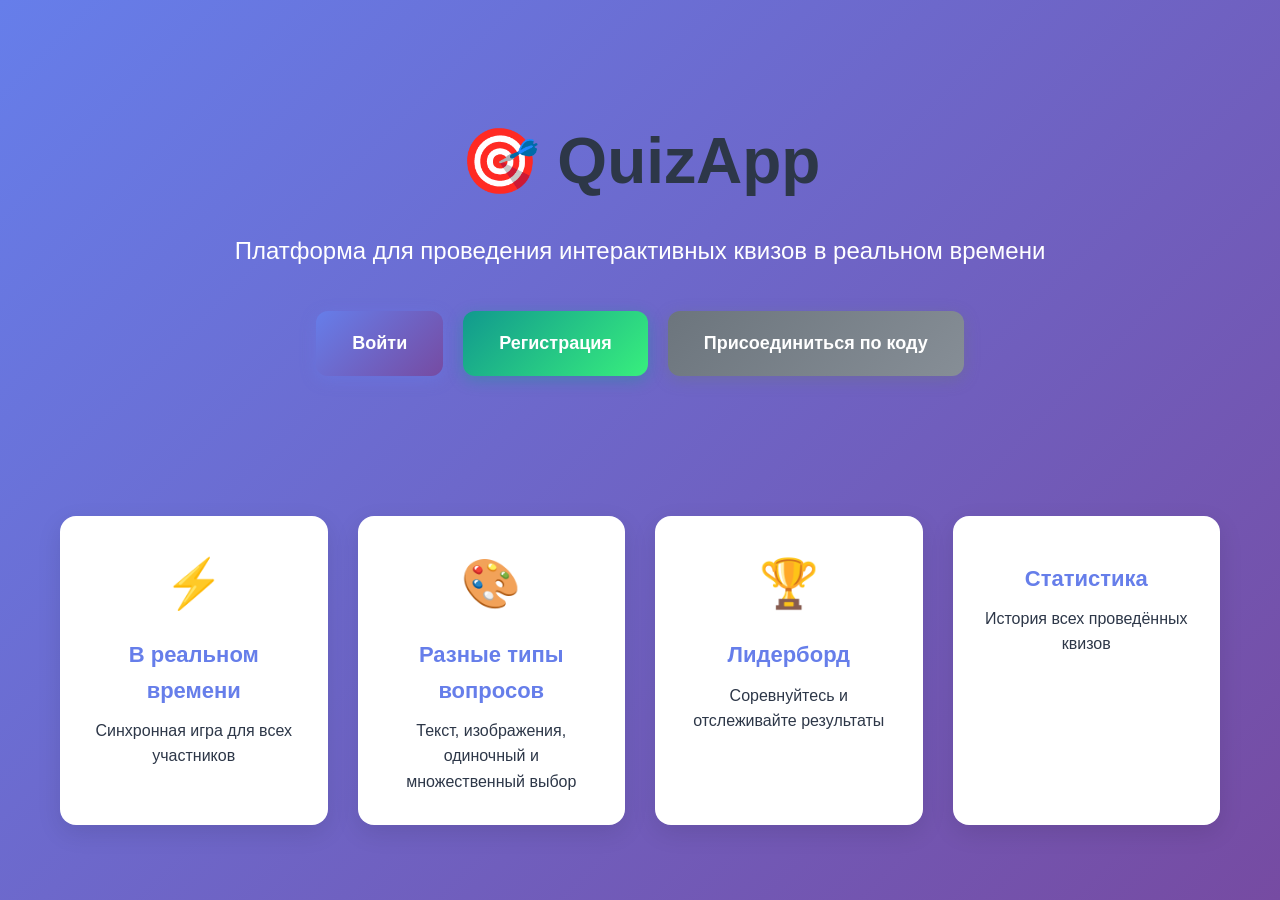
<file: index.html>
<!DOCTYPE html>
<html lang="ru">
<head>
  <meta charset="UTF-8">
  <meta name="viewport" content="width=device-width, initial-scale=1.0">
  <title>QuizApp — Квизы в реальном времени</title>
  <link rel="stylesheet" href="/css/style.css">
  <style>
    .hero {
      text-align: center;
      padding: 80px 20px;
    }
    
    .hero h1 {
      font-size: 64px;
      margin-bottom: 20px;
      animation: fadeInDown 1s ease;
    }
    
    .hero p {
      font-size: 24px;
      color: white;
      margin-bottom: 40px;
      animation: fadeInUp 1s ease 0.3s both;
    }
    
    .hero-buttons {
      display: flex;
      gap: 20px;
      justify-content: center;
      flex-wrap: wrap;
      animation: fadeInUp 1s ease 0.6s both;
    }
    
    .hero-buttons .btn {
      padding: 18px 36px;
      font-size: 18px;
    }
    
    @keyframes fadeInDown {
      from {
        opacity: 0;
        transform: translateY(-30px);
      }
      to {
        opacity: 1;
        transform: translateY(0);
      }
    }
    
    @keyframes fadeInUp {
      from {
        opacity: 0;
        transform: translateY(30px);
      }
      to {
        opacity: 1;
        transform: translateY(0);
      }
    }
    
    .features {
      display: grid;
      grid-template-columns: repeat(auto-fit, minmax(250px, 1fr));
      gap: 30px;
      margin-top: 60px;
    }
    
    .feature-card {
      background: white;
      padding: 30px;
      border-radius: 16px;
      text-align: center;
      box-shadow: 0 8px 25px rgba(0, 0, 0, 0.1);
      transition: all 0.3s ease;
    }
    
    .feature-card:hover {
      transform: translateY(-10px);
      box-shadow: 0 15px 40px rgba(0, 0, 0, 0.2);
    }
    
    .feature-icon {
      font-size: 48px;
      margin-bottom: 15px;
    }
    
    .feature-card h3 {
      margin-bottom: 10px;
      color: #667eea;
    }
  </style>
</head>
<body>
  <div class="container">
    <div class="hero">
      <h1>🎯 QuizApp</h1>
      <p>Платформа для проведения интерактивных квизов в реальном времени</p>
      <div class="hero-buttons">
        <a href="/login.html" class="btn">Войти</a>
        <a href="/register.html" class="btn btn-success">Регистрация</a>
        <a href="/join.html" class="btn btn-secondary">Присоединиться по коду</a>
      </div>
    </div>

    <div class="features">
      <div class="feature-card">
        <div class="feature-icon">⚡</div>
        <h3>В реальном времени</h3>
        <p>Синхронная игра для всех участников</p>
      </div>
      <div class="feature-card">
        <div class="feature-icon">🎨</div>
        <h3>Разные типы вопросов</h3>
        <p>Текст, изображения, одиночный и множественный выбор</p>
      </div>
      <div class="feature-card">
        <div class="feature-icon">🏆</div>
        <h3>Лидерборд</h3>
        <p>Соревнуйтесь и отслеживайте результаты</p>
      </div>
      <div class="feature-card">
        <div class="feature-icon"></div>
        <h3>Статистика</h3>
        <p>История всех проведённых квизов</p>
      </div>
    </div>
  </div>
</body>
</html>
</file>
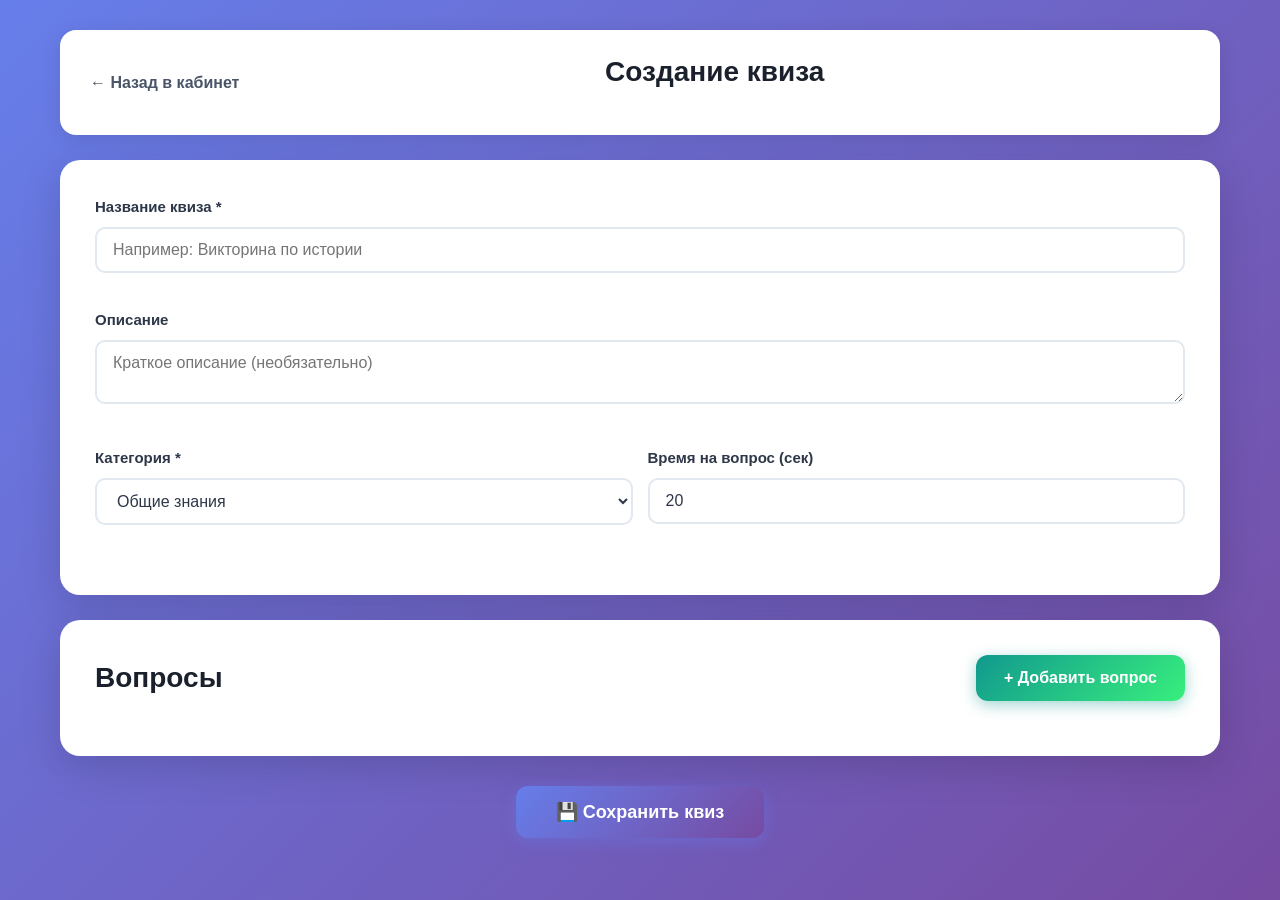
<file: create-quiz.html>
<!DOCTYPE html>
<html lang="ru">
<head>
  <meta charset="UTF-8">
  <meta name="viewport" content="width=device-width, initial-scale=1.0">
  <title>Создание квиза — QuizApp</title>
  <link rel="stylesheet" href="/css/style.css">
</head>
<body>
  <div class="container">
    <div class="nav">
      <a href="/dashboard.html">← Назад в кабинет</a>
      <h2 id="pageTitle">Создание квиза</h2>
      <div></div>
    </div>

    <div class="card">
      <div id="error" class="alert alert-error hidden"></div>
      <form id="quizForm">
        <div class="form-group">
          <label>Название квиза *</label>
          <input type="text" name="title" required placeholder="Например: Викторина по истории">
        </div>
        <div class="form-group">
          <label>Описание</label>
          <textarea name="description" rows="2" placeholder="Краткое описание (необязательно)"></textarea>
        </div>
        <div style="display: flex; gap: 15px;">
          <div class="form-group" style="flex: 1;">
            <label>Категория *</label>
            <select name="category" required>
              <option value="general">Общие знания</option>
              <option value="science">Наука</option>
              <option value="history">История</option>
              <option value="geography">География</option>
              <option value="it">IT и технологии</option>
              <option value="movies">Кино и музыка</option>
              <option value="sports">Спорт</option>
              <option value="other">Другое</option>
            </select>
          </div>
          <div class="form-group" style="flex: 1;">
            <label>Время на вопрос (сек)</label>
            <input type="number" name="timePerQuestion" value="20" min="5" max="120">
          </div>
        </div>
      </form>
    </div>

    <div class="card">
      <div style="display: flex; justify-content: space-between; align-items: center; margin-bottom: 20px;">
        <h2 style="margin: 0;">Вопросы</h2>
        <button type="button" class="btn btn-success" id="addQuestionBtn">+ Добавить вопрос</button>
      </div>
      
      <div id="questionsList"></div>
    </div>

    <div style="text-align: center; margin: 30px 0;">
      <button type="button" class="btn" id="saveBtn" style="padding: 15px 40px; font-size: 18px;">
        💾 Сохранить квиз
      </button>
    </div>
  </div>

  <!-- Подключаем JS-файл в самом конце -->
  <script src="/js/create-quiz.js"></script>
</body>
</html>
</file>
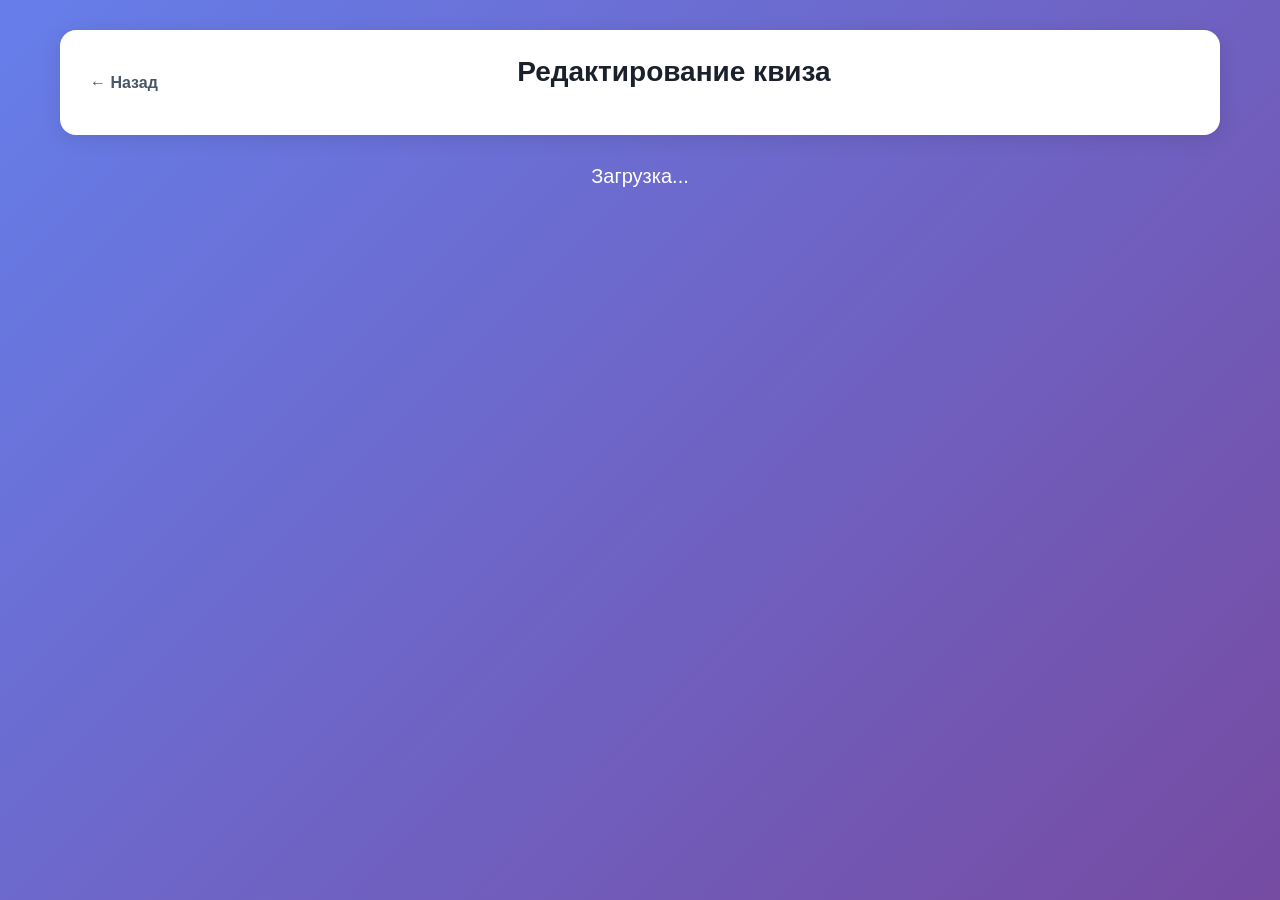
<file: edit-quiz.html>
<!DOCTYPE html>
<html lang="ru">
<head>
  <meta charset="UTF-8">
  <title>Редактирование квиза — QuizApp</title>
  <link rel="stylesheet" href="/css/style.css">
</head>
<body>
  <div class="container">
    <div class="nav">
      <a href="/dashboard.html">← Назад</a>
      <h2>Редактирование квиза</h2>
      <div></div>
    </div>
    <div id="loading" style="text-align: center; color: white; font-size: 20px;">Загрузка...</div>
    <div id="content" class="hidden">
      <div class="card">
        <div id="error" class="alert alert-error hidden"></div>
        <form id="quizForm">
          <div class="form-group">
            <label>Название квиза</label>
            <input type="text" name="title" required>
          </div>
          <div class="form-group">
            <label>Описание</label>
            <textarea name="description" rows="2"></textarea>
          </div>
          <div style="display: flex; gap: 15px;">
            <div class="form-group" style="flex: 1;">
              <label>Категория</label>
              <select name="category" required>
                <option value="general">Общие знания</option>
                <option value="science">Наука</option>
                <option value="history">История</option>
                <option value="geography">География</option>
                <option value="it">IT и технологии</option>
                <option value="movies">Кино и музыка</option>
                <option value="sports">Спорт</option>
                <option value="other">Другое</option>
              </select>
            </div>
            <div class="form-group" style="flex: 1;">
              <label>Время на вопрос (сек)</label>
              <input type="number" name="timePerQuestion" min="5" max="120">
            </div>
          </div>
        </form>
      </div>
      <div class="card">
        <div style="display: flex; justify-content: space-between; align-items: center;">
          <h2>Вопросы</h2>
          <button type="button" class="btn btn-success" id="addQuestionBtn">+ Добавить вопрос</button>
        </div>
        <div id="questionsList"></div>
      </div>
      <div style="text-align: center; margin: 20px 0;">
        <button type="button" class="btn" id="saveBtn" style="padding: 15px 40px; font-size: 18px;">
          💾 Сохранить изменения
        </button>
      </div>
    </div>
  </div>
  <script src="/js/create-quiz.js"></script>
</body>
</html>
</file>
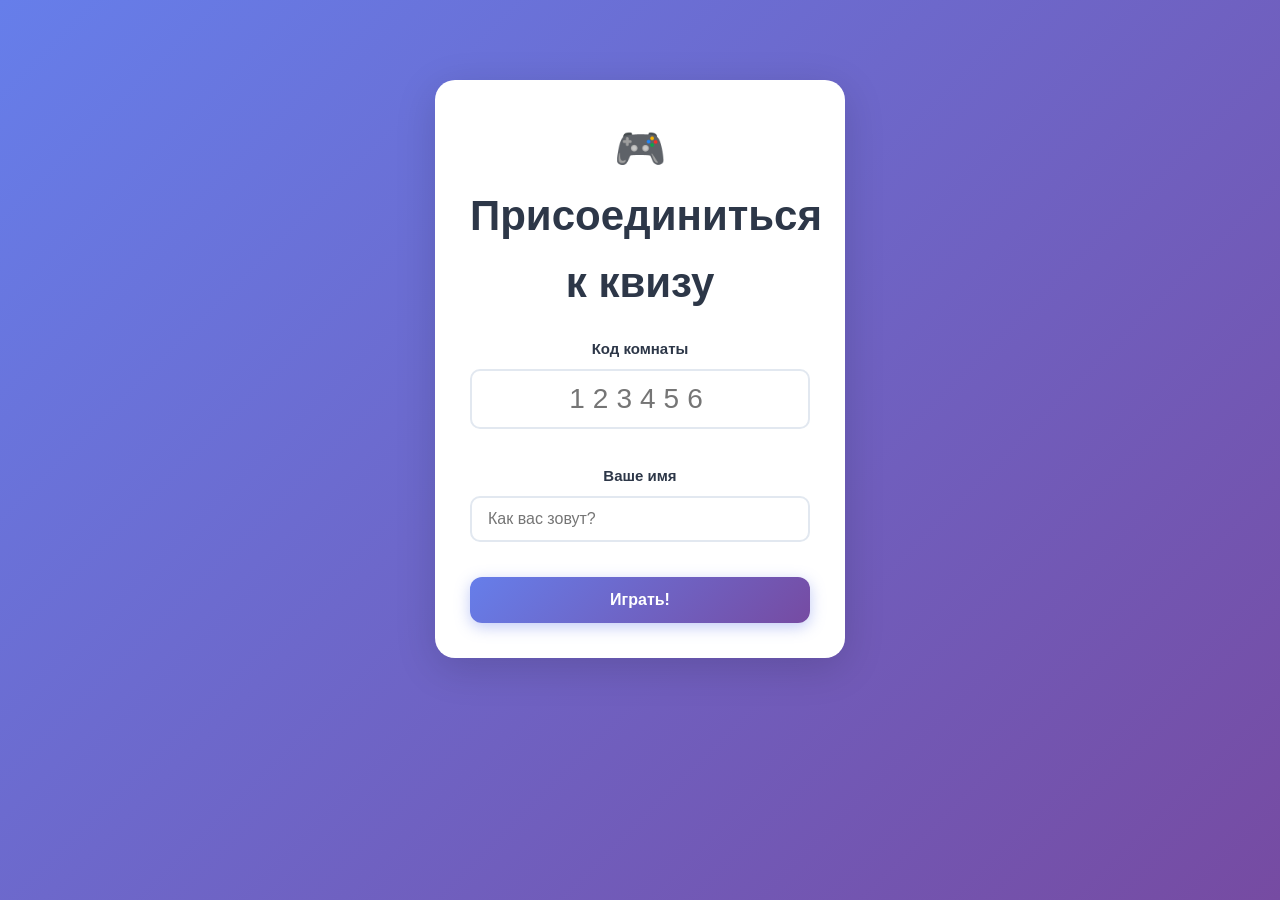
<file: join.html>
<!DOCTYPE html>
<html lang="ru">
<head>
  <meta charset="UTF-8">
  <title>Вход в квиз — QuizApp</title>
  <link rel="stylesheet" href="/css/style.css">
</head>
<body>
  <div class="container" style="max-width: 450px; padding-top: 80px;">
    <div class="card" style="text-align: center;">
      <h1>🎮 Присоединиться к квизу</h1>
      <div id="error" class="alert alert-error hidden"></div>
      <div class="form-group">
        <label>Код комнаты</label>
        <input type="text" id="roomCode" maxlength="6" placeholder="123456"
               style="font-size: 28px; text-align: center; letter-spacing: 8px;">
      </div>
      <div class="form-group">
        <label>Ваше имя</label>
        <input type="text" id="playerName" placeholder="Как вас зовут?">
      </div>
      <button class="btn" style="width: 100%;" onclick="joinByCode()">Играть!</button>
    </div>
  </div>
  <script>
    async function joinByCode() {
      const code = document.getElementById('roomCode').value.trim();
      const name = document.getElementById('playerName').value.trim() || 'Игрок';
      const errBox = document.getElementById('error');

      if (!/^\d{6}$/.test(code)) {
        errBox.textContent = 'Код должен содержать 6 цифр';
        errBox.classList.remove('hidden');
        return;
      }

      try {
        const res = await fetch(`/api/rooms/check/${code}`);
        if (!res.ok) throw new Error('Комната не найдена или已结束');
        const data = await res.json();
        // Сохраняем данные и переходим на экран игрока
        sessionStorage.setItem('joinData', JSON.stringify({
          roomCode: code,
          name,
          quizTitle: data.session.quiz_title
        }));
        window.location.href = '/player.html';
      } catch (e) {
        errBox.textContent = e.message;
        errBox.classList.remove('hidden');
      }
    }
    document.getElementById('roomCode').addEventListener('input', e => {
      e.target.value = e.target.value.replace(/\D/g, '');
    });
  </script>
</body>
</html>
</file>
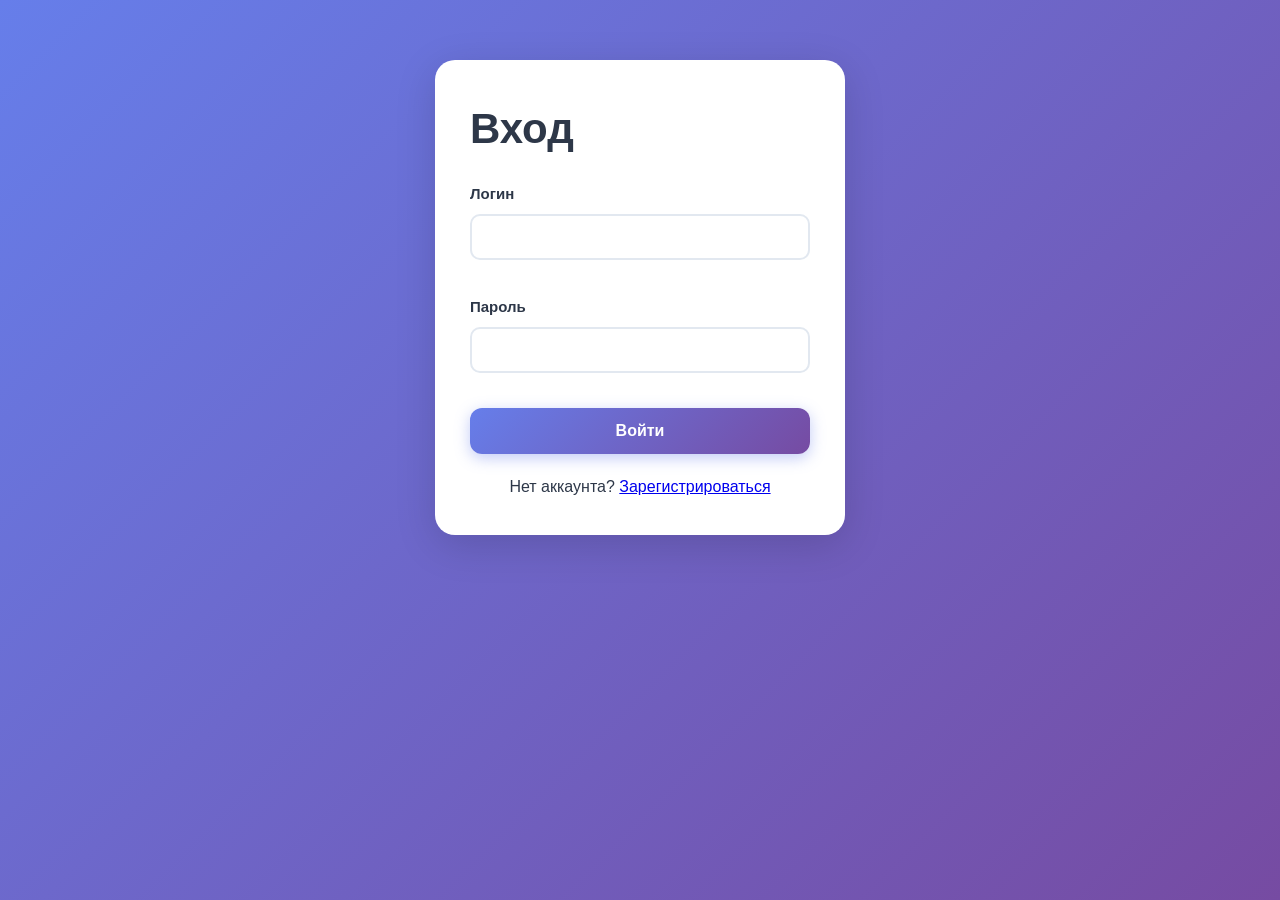
<file: login.html>
<!DOCTYPE html>
<html lang="ru">
<head>
  <meta charset="UTF-8">
  <title>Вход — QuizApp</title>
  <link rel="stylesheet" href="/css/style.css">
</head>
<body>
  <div class="container" style="max-width: 450px; padding-top: 60px;">
    <div class="card">
      <h1>Вход</h1>
      <div id="error" class="alert alert-error hidden"></div>
      <form id="loginForm">
        <div class="form-group">
          <label>Логин</label>
          <input type="text" name="username" required>
        </div>
        <div class="form-group">
          <label>Пароль</label>
          <input type="password" name="password" required>
        </div>
        <button type="submit" class="btn" style="width: 100%;">Войти</button>
      </form>
      <p style="margin-top: 20px; text-align: center;">
        Нет аккаунта? <a href="/register.html">Зарегистрироваться</a>
      </p>
    </div>
  </div>
  <script src="/js/auth.js"></script>
</body>
</html>
</file>
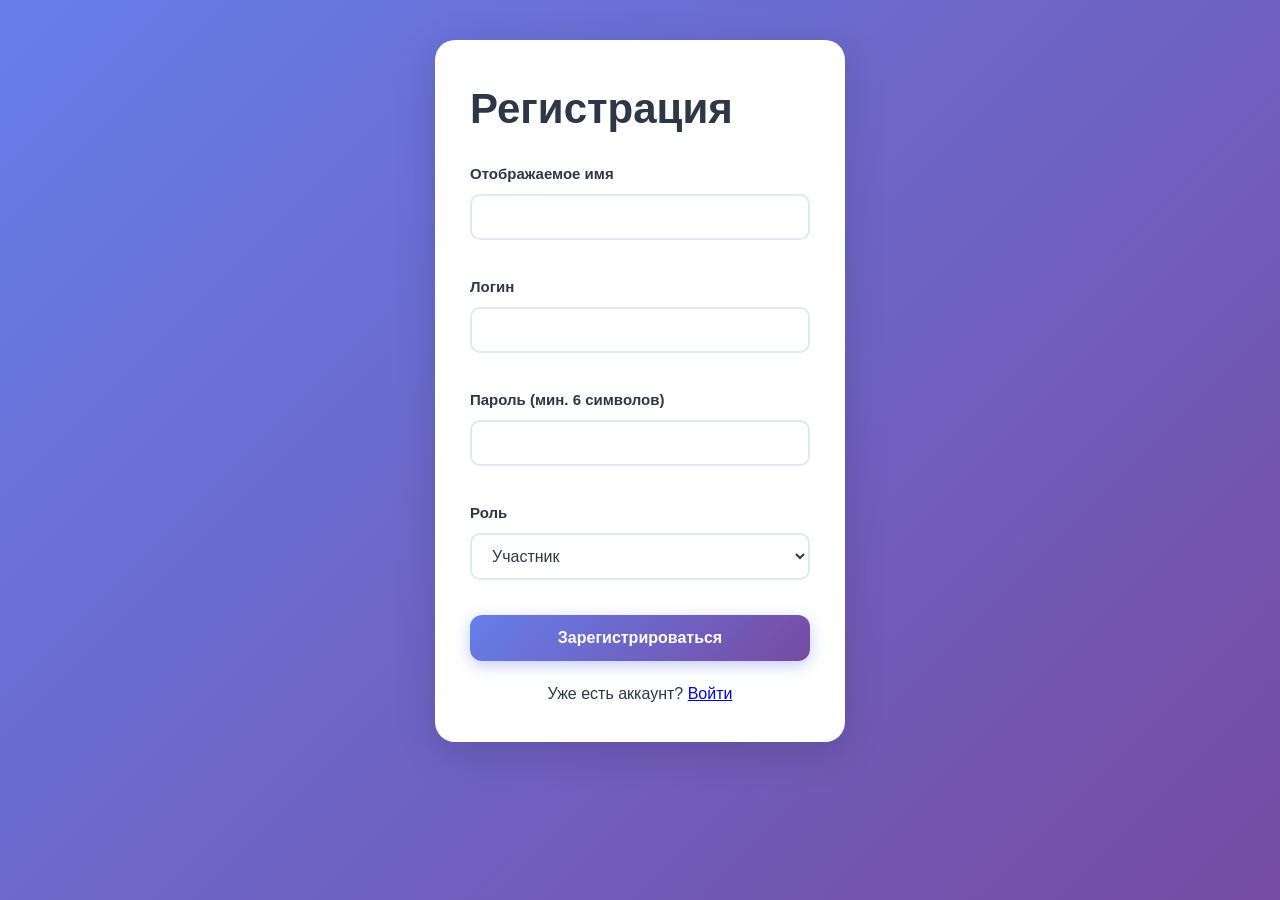
<file: register.html>
<!DOCTYPE html>
<html lang="ru">
<head>
  <meta charset="UTF-8">
  <title>Регистрация — QuizApp</title>
  <link rel="stylesheet" href="/css/style.css">
</head>
<body>
  <div class="container" style="max-width: 450px; padding-top: 40px;">
    <div class="card">
      <h1>Регистрация</h1>
      <div id="error" class="alert alert-error hidden"></div>
      <form id="registerForm">
        <div class="form-group">
          <label>Отображаемое имя</label>
          <input type="text" name="displayName" required>
        </div>
        <div class="form-group">
          <label>Логин</label>
          <input type="text" name="username" required>
        </div>
        <div class="form-group">
          <label>Пароль (мин. 6 символов)</label>
          <input type="password" name="password" required minlength="6">
        </div>
        <div class="form-group">
          <label>Роль</label>
          <select name="role" required>
            <option value="participant">Участник</option>
            <option value="organizer">Организатор</option>
          </select>
        </div>
        <button type="submit" class="btn" style="width: 100%;">Зарегистрироваться</button>
      </form>
      <p style="margin-top: 20px; text-align: center;">
        Уже есть аккаунт? <a href="/login.html">Войти</a>
      </p>
    </div>
  </div>
  <script src="/js/auth.js"></script>
</body>
</html>
</file>
<file: css/style.css>
* {
  box-sizing: border-box;
  margin: 0;
  padding: 0;
}

body {
  font-family: 'Segoe UI', Tahoma, Geneva, Verdana, sans-serif;
  background: linear-gradient(135deg, #667eea 0%, #764ba2 100%);
  min-height: 100vh;
  color: #2d3748;
  line-height: 1.6;
}

.container {
  max-width: 1200px;
  margin: 0 auto;
  padding: 30px 20px;
}

/* Карточки */
.card {
  background: white;
  border-radius: 20px;
  padding: 35px;
  box-shadow: 0 10px 40px rgba(0, 0, 0, 0.15);
  margin-bottom: 25px;
  transition: transform 0.3s ease, box-shadow 0.3s ease;
}

.card:hover {
  transform: translateY(-5px);
  box-shadow: 0 15px 50px rgba(0, 0, 0, 0.2);
}

h1, h2, h3 {
  color: #1a202c;
  margin-bottom: 20px;
  font-weight: 700;
}

h1 {
  font-size: 42px;
  color: #2d3748;
}

h2 {
  font-size: 28px;
}

h3 {
  font-size: 22px;
}

/* Кнопки */
.btn {
  display: inline-block;
  padding: 14px 28px;
  border: none;
  border-radius: 12px;
  font-size: 16px;
  font-weight: 600;
  cursor: pointer;
  transition: all 0.3s ease;
  text-decoration: none;
  color: white;
  background: linear-gradient(135deg, #667eea, #764ba2);
  box-shadow: 0 4px 15px rgba(102, 126, 234, 0.4);
  position: relative;
  overflow: hidden;
}

.btn::before {
  content: '';
  position: absolute;
  top: 50%;
  left: 50%;
  width: 0;
  height: 0;
  border-radius: 50%;
  background: rgba(255, 255, 255, 0.3);
  transform: translate(-50%, -50%);
  transition: width 0.6s, height 0.6s;
}

.btn:hover::before {
  width: 300px;
  height: 300px;
}

.btn:hover {
  transform: translateY(-3px);
  box-shadow: 0 8px 25px rgba(102, 126, 234, 0.6);
}

.btn:active {
  transform: translateY(-1px);
}

.btn:disabled {
  opacity: 0.5;
  cursor: not-allowed;
  transform: none;
}

.btn-danger {
  background: linear-gradient(135deg, #eb3349, #f45c43);
  box-shadow: 0 4px 15px rgba(235, 51, 73, 0.4);
}

.btn-danger:hover {
  box-shadow: 0 8px 25px rgba(235, 51, 73, 0.6);
}

.btn-success {
  background: linear-gradient(135deg, #11998e, #38ef7d);
  box-shadow: 0 4px 15px rgba(17, 153, 142, 0.4);
}

.btn-success:hover {
  box-shadow: 0 8px 25px rgba(17, 153, 142, 0.6);
}

.btn-secondary {
  background: linear-gradient(135deg, #6c757d, #868e96);
  box-shadow: 0 4px 15px rgba(108, 117, 125, 0.4);
}

.btn-secondary:hover {
  box-shadow: 0 8px 25px rgba(108, 117, 125, 0.6);
}

/* Формы */
input, select, textarea {
  width: 100%;
  padding: 12px 16px;
  border: 2px solid #e2e8f0;
  border-radius: 10px;
  font-size: 16px;
  margin-bottom: 15px;
  transition: all 0.3s ease;
  color: #2d3748 !important;
  background-color: #ffffff !important;
  font-family: inherit;
}

input:focus, select:focus, textarea:focus {
  outline: none;
  border-color: #667eea;
  box-shadow: 0 0 0 3px rgba(102, 126, 234, 0.1);
  transform: translateY(-2px);
}

.form-group {
  margin-bottom: 20px;
}

.form-group label {
  display: block;
  margin-bottom: 8px;
  font-weight: 600;
  color: #2d3748;
  font-size: 15px;
}

/* Навигация */
.nav {
  display: flex;
  gap: 20px;
  padding: 20px 30px;
  background: white;
  border-radius: 16px;
  margin-bottom: 25px;
  box-shadow: 0 4px 20px rgba(0, 0, 0, 0.1);
  align-items: center;
  justify-content: space-between;
  flex-wrap: wrap;
}

.nav a {
  color: #4a5568;
  text-decoration: none;
  font-weight: 600;
  transition: color 0.3s ease;
  position: relative;
}

.nav a::after {
  content: '';
  position: absolute;
  bottom: -5px;
  left: 0;
  width: 0;
  height: 2px;
  background: #667eea;
  transition: width 0.3s ease;
}

.nav a:hover::after {
  width: 100%;
}

.nav a:hover {
  color: #667eea;
}

/* Карточки квизов */
.quiz-card {
  background: white;
  border-radius: 16px;
  padding: 25px;
  margin-bottom: 20px;
  box-shadow: 0 4px 20px rgba(0, 0, 0, 0.08);
  display: flex;
  justify-content: space-between;
  align-items: center;
  transition: all 0.3s ease;
  border-left: 4px solid #667eea;
}

.quiz-card:hover {
  transform: translateX(5px);
  box-shadow: 0 8px 30px rgba(0, 0, 0, 0.15);
}

.quiz-card h3 {
  margin-bottom: 8px;
  color: #2d3748;
}

.quiz-card .meta {
  color: #4a5568;
  font-size: 14px;
  display: flex;
  gap: 15px;
  flex-wrap: wrap;
}

/* Блоки вопросов */
.question-block {
  background: linear-gradient(135deg, #f8f9ff 0%, #ffffff 100%);
  border: 2px solid #e2e8f0;
  border-radius: 16px;
  padding: 25px;
  margin-bottom: 20px;
  transition: all 0.3s ease;
  animation: slideIn 0.5s ease;
}

@keyframes slideIn {
  from {
    opacity: 0;
    transform: translateY(20px);
  }
  to {
    opacity: 1;
    transform: translateY(0);
  }
}

.question-block:hover {
  border-color: #667eea;
  box-shadow: 0 8px 25px rgba(102, 126, 234, 0.15);
}

.answer-option {
  display: flex;
  gap: 12px;
  align-items: center;
  padding: 12px;
  background: white;
  border-radius: 10px;
  margin-bottom: 10px;
  transition: all 0.3s ease;
  border: 2px solid transparent;
}

.answer-option:hover {
  background: #f8f9ff;
  border-color: #667eea;
  transform: translateX(5px);
}

/* Экран игры */
.game-screen {
  min-height: 100vh;
  display: flex;
  flex-direction: column;
  align-items: center;
  justify-content: center;
  padding: 30px;
  text-align: center;
  color: black;
}

.game-screen h1,
.game-screen h2,
.game-screen p {
  color: black !important;
  text-shadow: 0 2px 10px rgba(0, 0, 0, 0.3);
}

.room-code {
  font-size: 80px;
  font-weight: 900;
  letter-spacing: 12px;
  color: white;
  text-shadow: 0 4px 20px rgba(0, 0, 0, 0.3);
  margin: 30px 0;
  animation: pulse 2s ease-in-out infinite;
}

@keyframes pulse {
  0%, 100% {
    transform: scale(1);
  }
  50% {
    transform: scale(1.05);
  }
}

/* Таймер */
.timer-bar {
  width: 100%;
  height: 14px;
  background: rgba(255, 255, 255, 0.3);
  border-radius: 7px;
  overflow: hidden;
  margin: 25px 0;
  box-shadow: inset 0 2px 5px rgba(0, 0, 0, 0.1);
}

.timer-bar-fill {
  height: 100%;
  background: linear-gradient(90deg, #38ef7d, #11998e);
  transition: width 1s linear;
  box-shadow: 0 0 10px rgba(56, 239, 125, 0.5);
}

.timer-bar-fill.warning {
  background: linear-gradient(90deg, #f093fb, #f5576c);
  box-shadow: 0 0 10px rgba(245, 87, 108, 0.5);
}

/* Сетка ответов */
.answer-grid {
  display: grid;
  grid-template-columns: 1fr 1fr;
  gap: 20px;
  width: 100%;
  max-width: 800px;
  margin: 30px 0;
}

.answer-btn {
  padding: 30px;
  font-size: 20px;
  font-weight: 700;
  border: none;
  border-radius: 16px;
  color: white;
  cursor: pointer;
  transition: all 0.3s ease;
  box-shadow: 0 6px 20px rgba(0, 0, 0, 0.2);
  position: relative;
  overflow: hidden;
}

.answer-btn::before {
  content: '';
  position: absolute;
  top: 50%;
  left: 50%;
  width: 0;
  height: 0;
  border-radius: 50%;
  background: rgba(255, 255, 255, 0.3);
  transform: translate(-50%, -50%);
  transition: width 0.6s, height 0.6s;
}

.answer-btn:hover::before {
  width: 400px;
  height: 400px;
}

.answer-btn:nth-child(1) { background: linear-gradient(135deg, #e74c3c, #c0392b); }
.answer-btn:nth-child(2) { background: linear-gradient(135deg, #3498db, #2980b9); }
.answer-btn:nth-child(3) { background: linear-gradient(135deg, #f1c40f, #f39c12); color: #2d3748; }
.answer-btn:nth-child(4) { background: linear-gradient(135deg, #2ecc71, #27ae60); }

.answer-btn:hover {
  transform: scale(1.05) translateY(-5px);
  box-shadow: 0 10px 30px rgba(0, 0, 0, 0.3);
}

.answer-btn.selected {
  outline: 4px solid white;
  outline-offset: 4px;
  animation: selectedPulse 1s ease infinite;
}

@keyframes selectedPulse {
  0%, 100% {
    transform: scale(1);
  }
  50% {
    transform: scale(1.05);
  }
}

.answer-btn.correct {
  outline: 4px solid white;
  box-shadow: 0 0 40px rgba(255, 255, 255, 0.8);
  animation: correctAnswer 0.6s ease;
}

@keyframes correctAnswer {
  0% {
    transform: scale(1);
  }
  50% {
    transform: scale(1.1);
  }
  100% {
    transform: scale(1);
  }
}

.answer-btn.wrong {
  opacity: 0.4;
  transform: scale(0.95);
}

/* Лидерборд */
.leaderboard {
  background: white;
  border-radius: 20px;
  padding: 35px;
  min-width: 450px;
  max-width: 650px;
  box-shadow: 0 10px 40px rgba(0, 0, 0, 0.2);
  animation: slideUp 0.6s ease;
}

@keyframes slideUp {
  from {
    opacity: 0;
    transform: translateY(50px);
  }
  to {
    opacity: 1;
    transform: translateY(0);
  }
}

.leaderboard-row {
  display: flex;
  justify-content: space-between;
  padding: 15px 20px;
  border-bottom: 1px solid #e2e8f0;
  font-size: 18px;
  transition: all 0.3s ease;
  border-radius: 8px;
  margin-bottom: 5px;
}

.leaderboard-row:hover {
  background: #f8f9ff;
  transform: translateX(5px);
}

.leaderboard-row:first-child {
  background: linear-gradient(90deg, #ffd700, #ffed4e);
  font-weight: bold;
  font-size: 20px;
  box-shadow: 0 4px 15px rgba(255, 215, 0, 0.4);
}

.leaderboard-row:nth-child(2) {
  background: linear-gradient(90deg, #c0c0c0, #e8e8e8);
  font-weight: 600;
}

.leaderboard-row:nth-child(3) {
  background: linear-gradient(90deg, #cd7f32, #e8a87c);
  color: white;
  font-weight: 600;
}

/* Алерты */
.alert {
  padding: 15px 20px;
  border-radius: 12px;
  margin-bottom: 20px;
  font-weight: 500;
  animation: slideDown 0.4s ease;
}

@keyframes slideDown {
  from {
    opacity: 0;
    transform: translateY(-20px);
  }
  to {
    opacity: 1;
    transform: translateY(0);
  }
}

.alert-error {
  background: linear-gradient(135deg, #fee, #fdd);
  color: #c33;
  border: 2px solid #fcc;
}

.alert-success {
  background: linear-gradient(135deg, #efe, #dfd);
  color: #363;
  border: 2px solid #cfc;
}

.hidden {
  display: none !important;
}

/* Изображения вопросов */
.question-image {
  max-width: 100%;
  max-height: 350px;
  border-radius: 16px;
  margin: 20px 0;
  box-shadow: 0 8px 25px rgba(0, 0, 0, 0.15);
  transition: transform 0.3s ease;
}

.question-image:hover {
  transform: scale(1.02);
}

/* Список игроков */
.players-list {
  display: flex;
  flex-wrap: wrap;
  gap: 12px;
  margin: 25px 0;
  justify-content: center;
}

.player-chip {
  background: white;
  padding: 10px 20px;
  border-radius: 25px;
  font-weight: 600;
  color: #667eea;
  box-shadow: 0 4px 15px rgba(0, 0, 0, 0.1);
  animation: popIn 0.4s ease;
  transition: all 0.3s ease;
}

@keyframes popIn {
  from {
    opacity: 0;
    transform: scale(0.5);
  }
  to {
    opacity: 1;
    transform: scale(1);
  }
}

.player-chip:hover {
  transform: translateY(-3px);
  box-shadow: 0 6px 20px rgba(102, 126, 234, 0.3);
}

/* Адаптивность */
@media (max-width: 768px) {
  .container {
    padding: 15px;
  }
  
  .card {
    padding: 20px;
  }
  
  h1 {
    font-size: 32px;
  }
  
  h2 {
    font-size: 24px;
  }
  
  .room-code {
    font-size: 60px;
    letter-spacing: 8px;
  }
  
  .answer-grid {
    grid-template-columns: 1fr;
  }
  
  .quiz-card {
    flex-direction: column;
    align-items: flex-start;
    gap: 15px;
  }
  
  .leaderboard {
    min-width: auto;
    width: 100%;
  }
}
</file>
